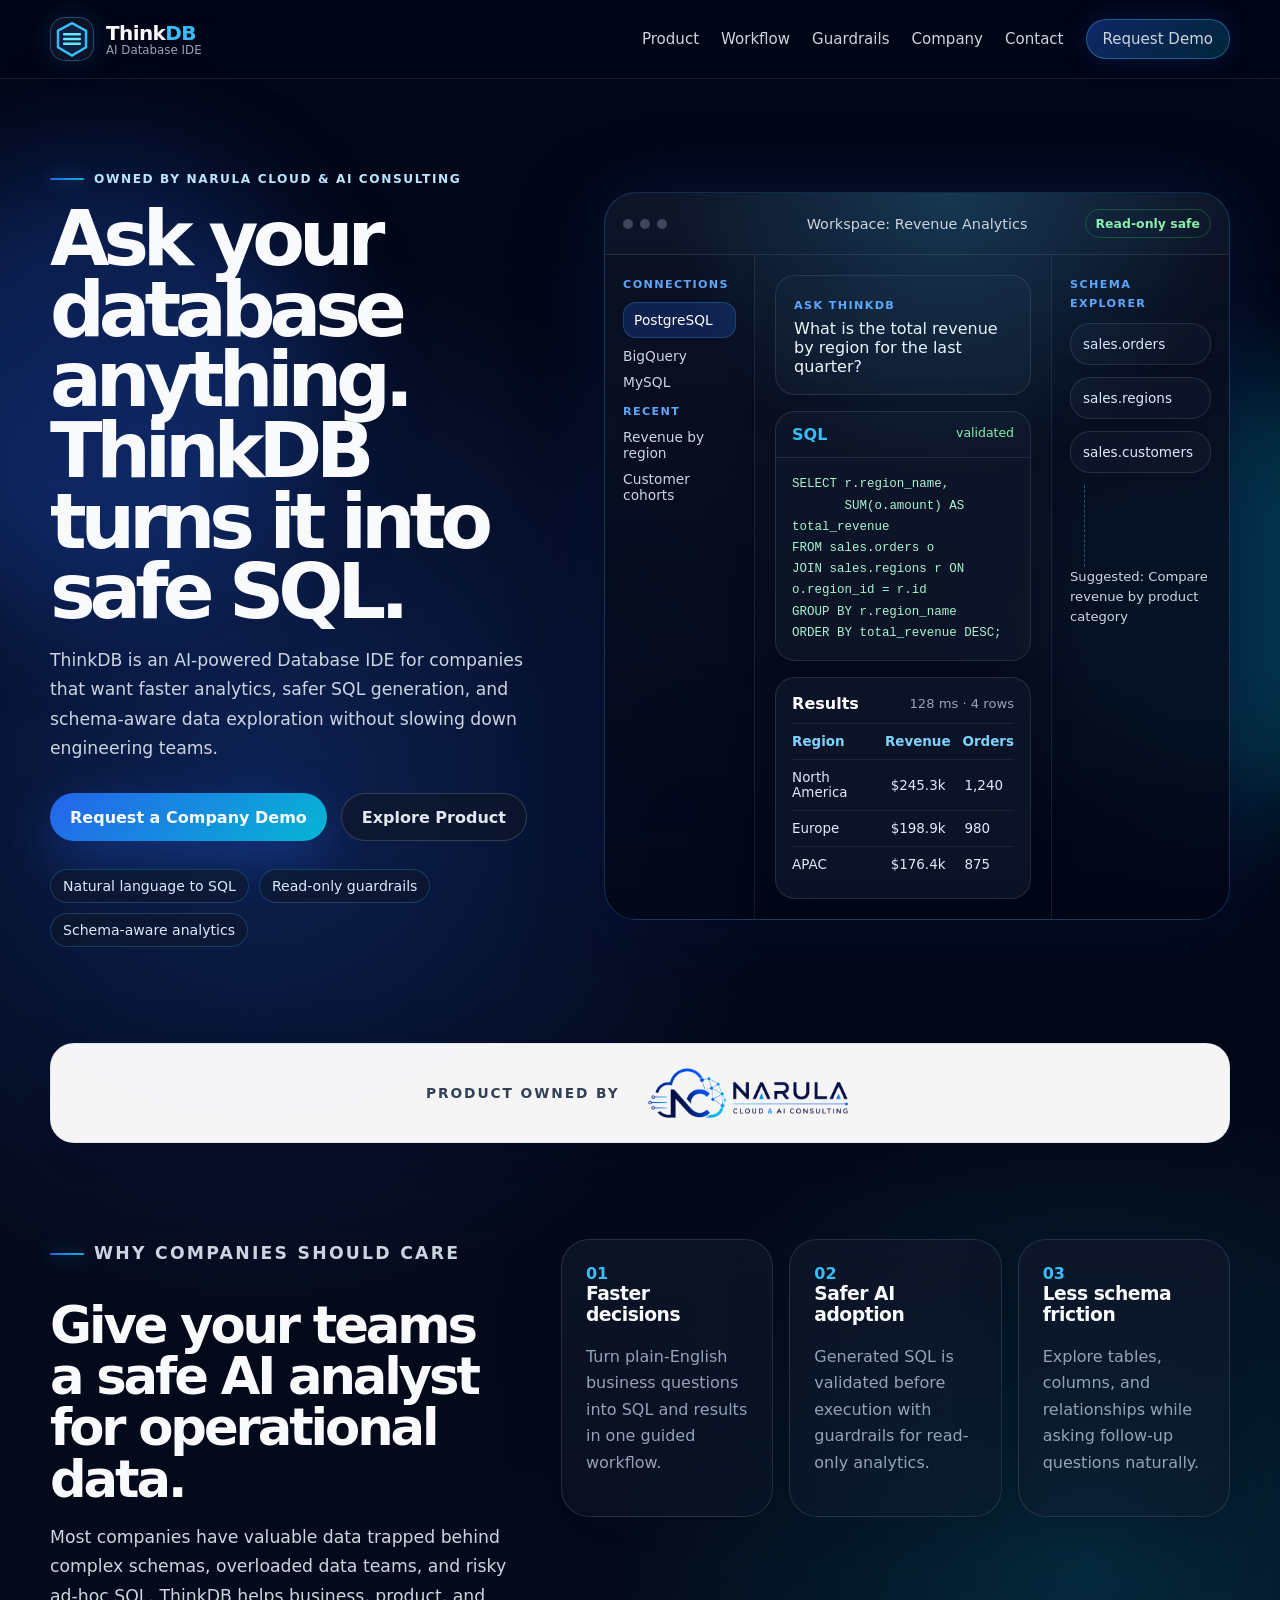
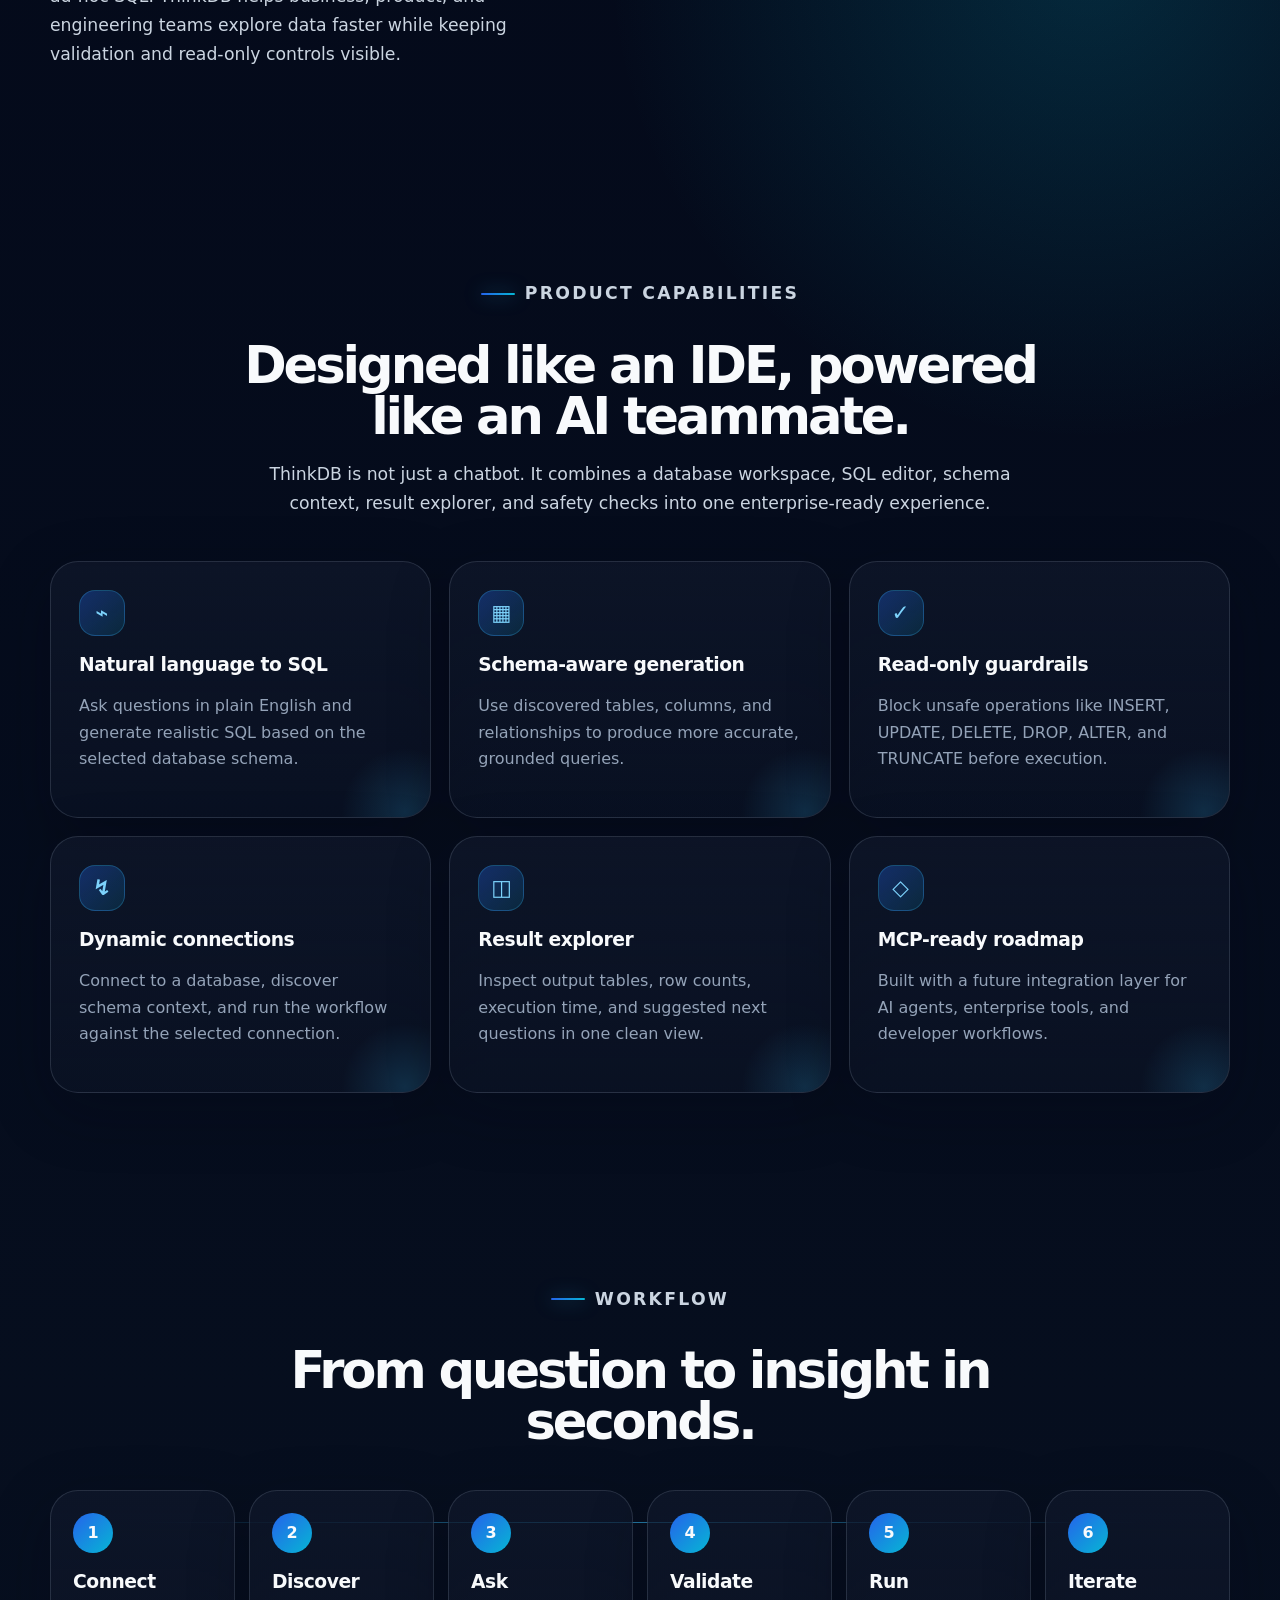
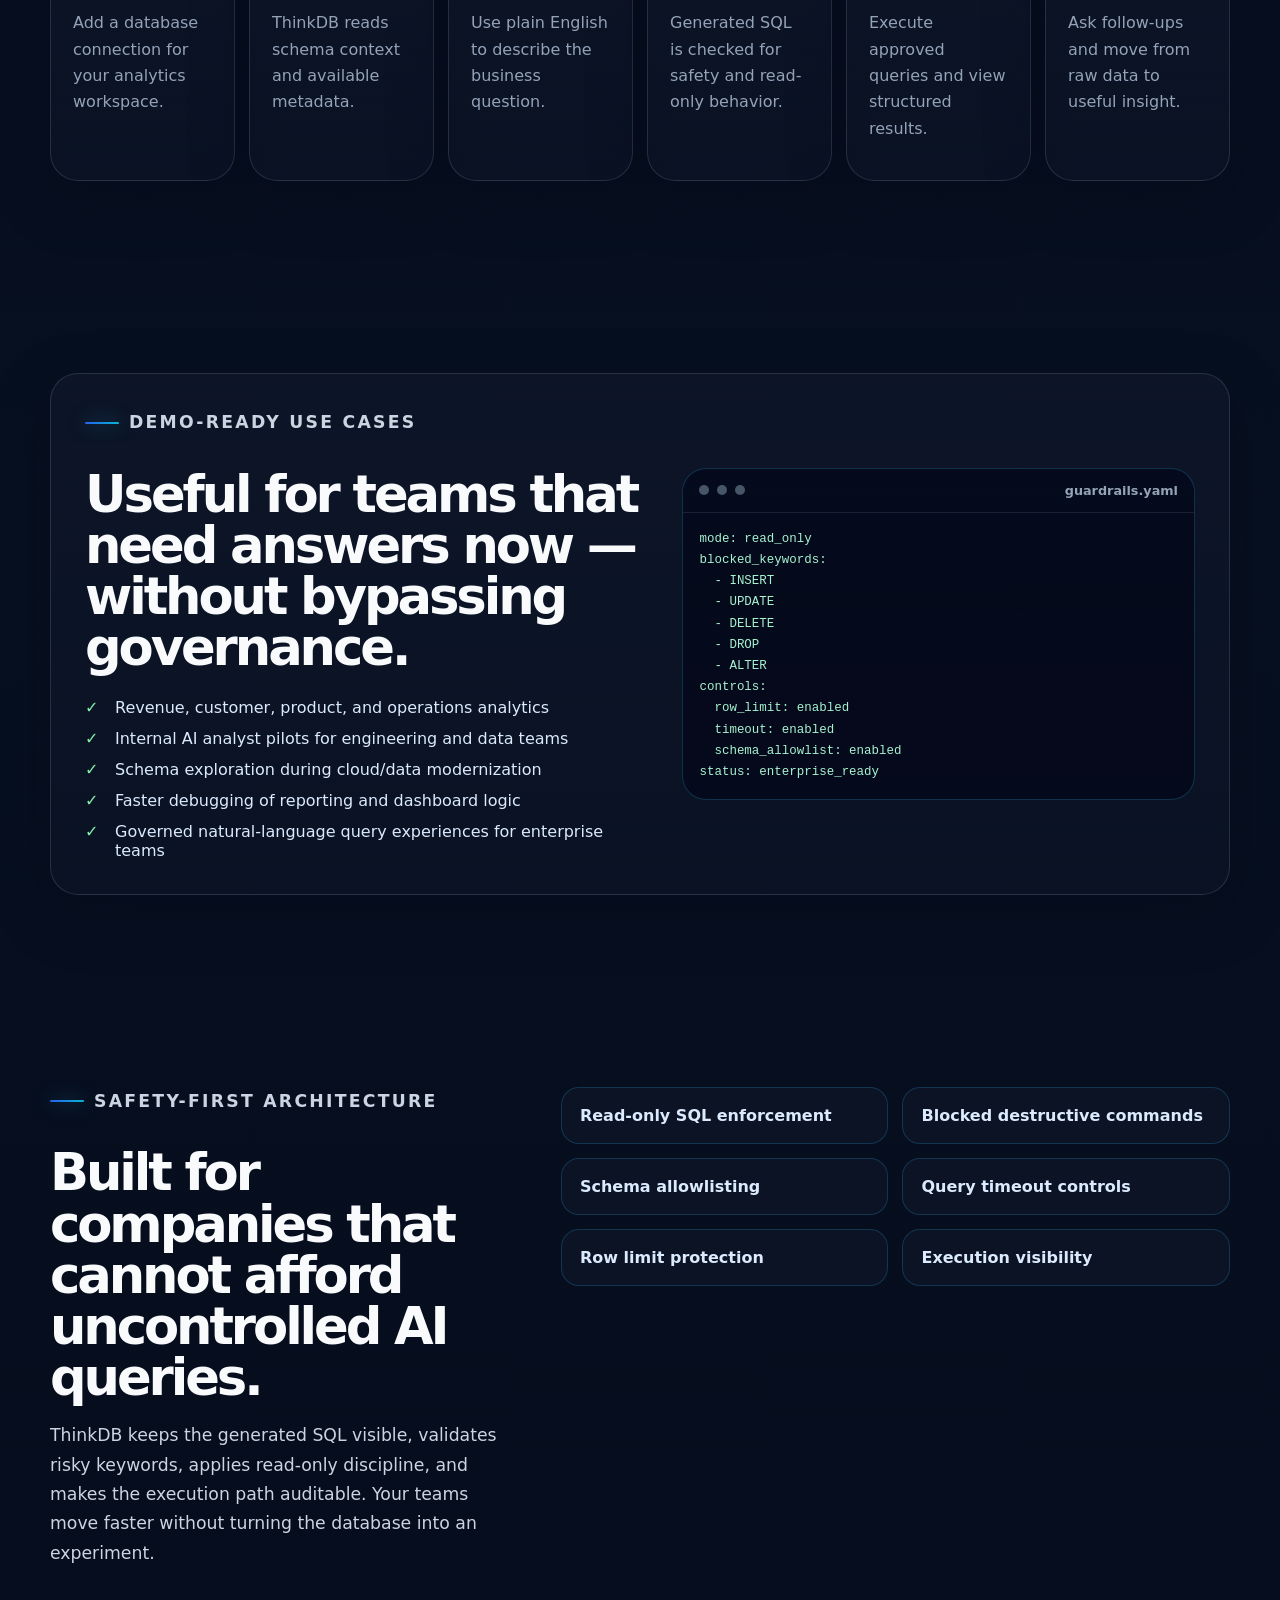
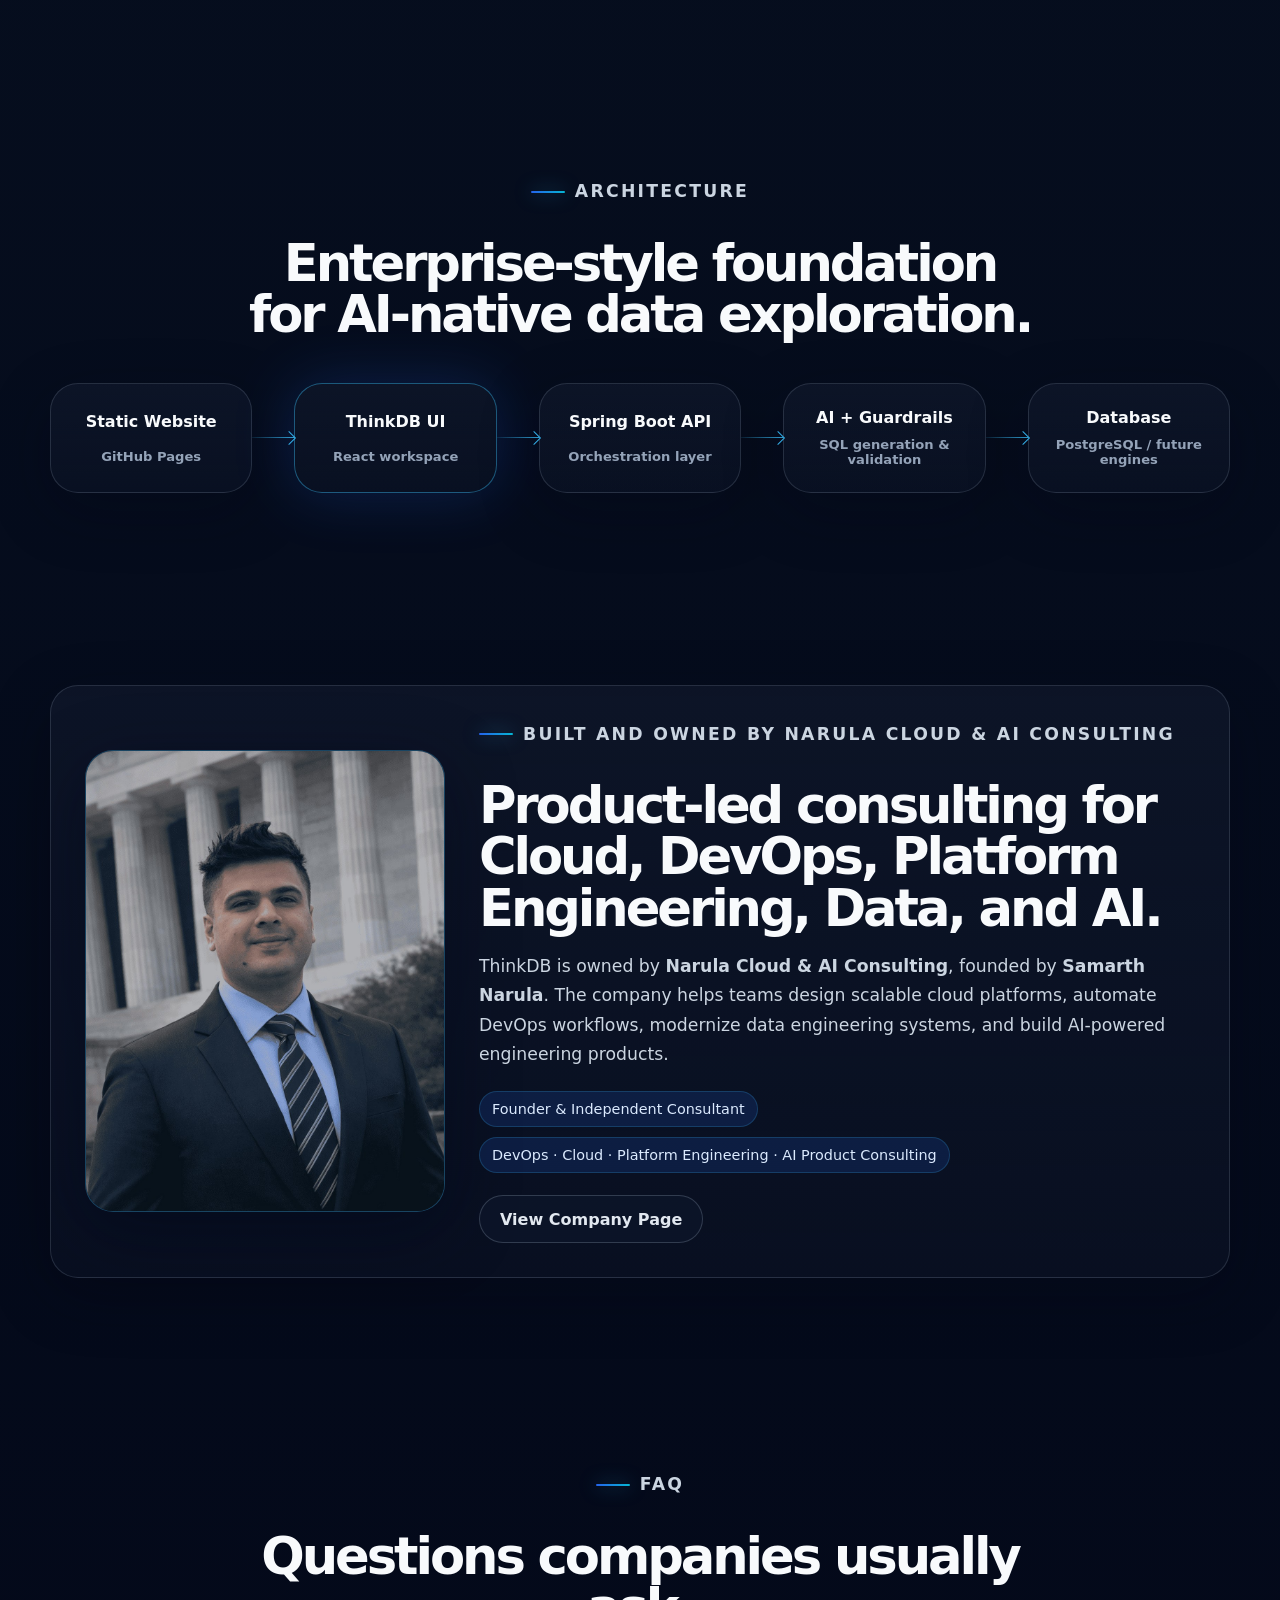
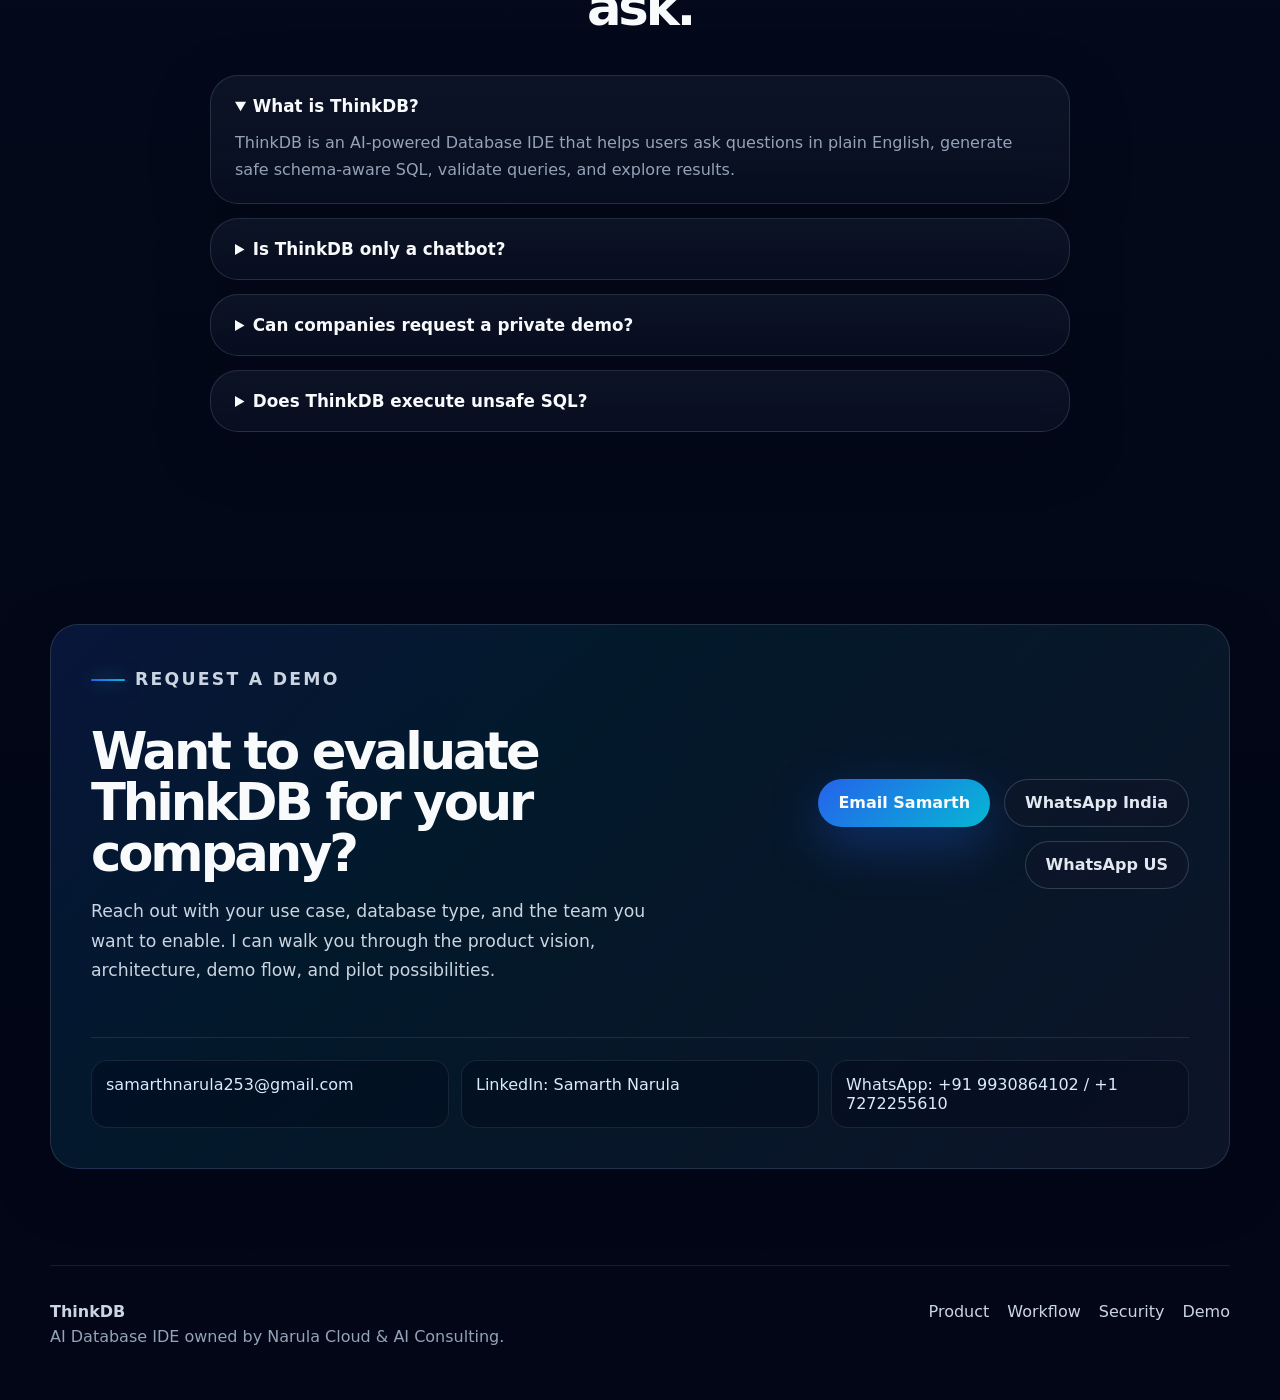
<file: index.html>
<!doctype html>
<html lang="en">
<head>
  <meta charset="utf-8" />
  <meta name="viewport" content="width=device-width, initial-scale=1" />
  <title>ThinkDB — AI Database IDE by Narula Cloud & AI Consulting</title>
  <meta name="description" content="ThinkDB is an AI-powered Database IDE that helps teams ask questions in plain English, generate safe schema-aware SQL, validate guardrails, and explore results faster." />
  <meta name="theme-color" content="#020617" />
  <meta property="og:title" content="ThinkDB — AI Database IDE" />
  <meta property="og:description" content="Natural language to safe, schema-aware SQL for enterprise data teams." />
  <meta property="og:type" content="website" />
  <link rel="icon" href="data:image/svg+xml,%3Csvg xmlns='http://www.w3.org/2000/svg' viewBox='0 0 64 64'%3E%3Cdefs%3E%3ClinearGradient id='g' x1='0' x2='1' y1='0' y2='1'%3E%3Cstop stop-color='%2338BDF8'/%3E%3Cstop offset='1' stop-color='%232563EB'/%3E%3C/linearGradient%3E%3C/defs%3E%3Crect width='64' height='64' rx='16' fill='%23020617'/%3E%3Cpath d='M16 20l16-9 16 9v19L32 53 16 39V20z' fill='none' stroke='url(%23g)' stroke-width='4'/%3E%3Cpath d='M22 24h20M22 32h20M22 40h20' stroke='%2306B6D4' stroke-width='4' stroke-linecap='round'/%3E%3C/svg%3E" />
  <link rel="stylesheet" href="./styles.css" />
</head>
<body>
  <div class="site-shell">
    <div class="ambient ambient-one"></div>
    <div class="ambient ambient-two"></div>
    <div class="grid-overlay"></div>

    <header class="nav-wrap" id="top">
      <nav class="navbar" aria-label="Primary navigation">
        <a class="brand" href="#top" aria-label="ThinkDB home">
          <span class="brand-mark" aria-hidden="true">
            <svg viewBox="0 0 48 48" role="img">
              <defs>
                <linearGradient id="logoGradient" x1="4" y1="4" x2="44" y2="44">
                  <stop stop-color="#38BDF8" />
                  <stop offset="1" stop-color="#2563EB" />
                </linearGradient>
              </defs>
              <path d="M8 14.5 24 6l16 8.5v19L24 43 8 33.5v-19Z" fill="rgba(37,99,235,.14)" stroke="url(#logoGradient)" stroke-width="2.8" />
              <path d="M15 18.5h18M15 24h18M15 29.5h18" stroke="#67E8F9" stroke-width="2.8" stroke-linecap="round" />
            </svg>
          </span>
          <span>
            <strong>Think<span>DB</span></strong>
            <small>AI Database IDE</small>
          </span>
        </a>

        <button class="nav-toggle" aria-label="Toggle menu" aria-expanded="false">
          <span></span><span></span><span></span>
        </button>

        <div class="nav-links">
          <a href="#product">Product</a>
          <a href="#workflow">Workflow</a>
          <a href="#security">Guardrails</a>
          <a href="#consulting">Company</a>
          <a href="#contact">Contact</a>
          <a class="nav-cta" href="mailto:samarthnarula253@gmail.com?subject=ThinkDB%20Demo%20Request&body=Hi%20Samarth%2C%0A%0AI%20would%20like%20to%20see%20a%20ThinkDB%20demo%20for%20my%20company.%0A%0ACompany%3A%0AUse%20case%3A%0APreferred%20time%3A">Request Demo</a>
        </div>
      </nav>
    </header>

    <main>
      <section class="hero section-pad">
        <div class="hero-copy reveal">
          <div class="eyebrow"><span></span> Owned by Narula Cloud &amp; AI Consulting</div>
          <h1>Ask your database anything. ThinkDB turns it into safe SQL.</h1>
          <p class="hero-subtitle">ThinkDB is an AI-powered Database IDE for companies that want faster analytics, safer SQL generation, and schema-aware data exploration without slowing down engineering teams.</p>
          <div class="hero-actions">
            <a class="btn primary" href="mailto:samarthnarula253@gmail.com?subject=ThinkDB%20Demo%20Request&body=Hi%20Samarth%2C%0A%0AI%20would%20like%20to%20see%20a%20ThinkDB%20demo.%0A%0ACompany%3A%0AUse%20case%3A%0A">Request a Company Demo</a>
            <a class="btn secondary" href="#product">Explore Product</a>
          </div>
          <div class="hero-proof" aria-label="ThinkDB capabilities">
            <span>Natural language to SQL</span>
            <span>Read-only guardrails</span>
            <span>Schema-aware analytics</span>
          </div>
        </div>

        <div class="hero-visual reveal delay-1" aria-label="ThinkDB product mockup">
          <div class="product-frame">
            <div class="frame-topbar">
              <div><span></span><span></span><span></span></div>
              <p>Workspace: Revenue Analytics</p>
              <strong>Read-only safe</strong>
            </div>
            <div class="mock-grid">
              <aside class="mock-sidebar">
                <small>Connections</small>
                <p class="active">PostgreSQL</p>
                <p>BigQuery</p>
                <p>MySQL</p>
                <small>Recent</small>
                <p>Revenue by region</p>
                <p>Customer cohorts</p>
              </aside>
              <div class="mock-main">
                <div class="question-card">
                  <small>Ask ThinkDB</small>
                  <p>What is the total revenue by region for the last quarter?</p>
                </div>
                <div class="sql-card">
                  <div><span>SQL</span><em>validated</em></div>
<pre>SELECT r.region_name,
       SUM(o.amount) AS total_revenue
FROM sales.orders o
JOIN sales.regions r ON o.region_id = r.id
GROUP BY r.region_name
ORDER BY total_revenue DESC;</pre>
                </div>
                <div class="result-card">
                  <div class="result-head"><strong>Results</strong><span>128 ms · 4 rows</span></div>
                  <div class="table-row header"><span>Region</span><span>Revenue</span><span>Orders</span></div>
                  <div class="table-row"><span>North America</span><span>$245.3k</span><span>1,240</span></div>
                  <div class="table-row"><span>Europe</span><span>$198.9k</span><span>980</span></div>
                  <div class="table-row"><span>APAC</span><span>$176.4k</span><span>875</span></div>
                </div>
              </div>
              <aside class="mock-schema">
                <small>Schema Explorer</small>
                <div class="schema-box">sales.orders</div>
                <div class="schema-box">sales.regions</div>
                <div class="schema-box">sales.customers</div>
                <div class="schema-line"></div>
                <p>Suggested: Compare revenue by product category</p>
              </aside>
            </div>
          </div>
        </div>
      </section>

      <section class="logo-bar reveal" aria-label="Company ownership">
        <span>Product owned by</span>
        <a href="https://www.linkedin.com/company/narula-cloud-ai-consulting/?viewAsMember=true" target="_blank" rel="noopener">
          <img src="./assets/narula-logo-transparent.png" alt="Narula Cloud & AI Consulting logo" />
        </a>
      </section>

      <section class="section section-pad split" id="product">
        <div class="section-copy reveal">
          <p class="section-kicker">Why companies should care</p>
          <h2>Give your teams a safe AI analyst for operational data.</h2>
          <p>Most companies have valuable data trapped behind complex schemas, overloaded data teams, and risky ad-hoc SQL. ThinkDB helps business, product, and engineering teams explore data faster while keeping validation and read-only controls visible.</p>
        </div>
        <div class="pain-grid reveal delay-1">
          <article>
            <span>01</span>
            <h3>Faster decisions</h3>
            <p>Turn plain-English business questions into SQL and results in one guided workflow.</p>
          </article>
          <article>
            <span>02</span>
            <h3>Safer AI adoption</h3>
            <p>Generated SQL is validated before execution with guardrails for read-only analytics.</p>
          </article>
          <article>
            <span>03</span>
            <h3>Less schema friction</h3>
            <p>Explore tables, columns, and relationships while asking follow-up questions naturally.</p>
          </article>
        </div>
      </section>

      <section class="section-pad feature-section">
        <div class="center-copy reveal">
          <p class="section-kicker">Product capabilities</p>
          <h2>Designed like an IDE, powered like an AI teammate.</h2>
          <p>ThinkDB is not just a chatbot. It combines a database workspace, SQL editor, schema context, result explorer, and safety checks into one enterprise-ready experience.</p>
        </div>
        <div class="feature-grid">
          <article class="feature-card reveal">
            <div class="icon">⌁</div>
            <h3>Natural language to SQL</h3>
            <p>Ask questions in plain English and generate realistic SQL based on the selected database schema.</p>
          </article>
          <article class="feature-card reveal delay-1">
            <div class="icon">▦</div>
            <h3>Schema-aware generation</h3>
            <p>Use discovered tables, columns, and relationships to produce more accurate, grounded queries.</p>
          </article>
          <article class="feature-card reveal delay-2">
            <div class="icon">✓</div>
            <h3>Read-only guardrails</h3>
            <p>Block unsafe operations like INSERT, UPDATE, DELETE, DROP, ALTER, and TRUNCATE before execution.</p>
          </article>
          <article class="feature-card reveal">
            <div class="icon">↯</div>
            <h3>Dynamic connections</h3>
            <p>Connect to a database, discover schema context, and run the workflow against the selected connection.</p>
          </article>
          <article class="feature-card reveal delay-1">
            <div class="icon">◫</div>
            <h3>Result explorer</h3>
            <p>Inspect output tables, row counts, execution time, and suggested next questions in one clean view.</p>
          </article>
          <article class="feature-card reveal delay-2">
            <div class="icon">◇</div>
            <h3>MCP-ready roadmap</h3>
            <p>Built with a future integration layer for AI agents, enterprise tools, and developer workflows.</p>
          </article>
        </div>
      </section>

      <section class="section-pad workflow-section" id="workflow">
        <div class="center-copy reveal">
          <p class="section-kicker">Workflow</p>
          <h2>From question to insight in seconds.</h2>
        </div>
        <div class="workflow">
          <div class="step reveal"><span>1</span><h3>Connect</h3><p>Add a database connection for your analytics workspace.</p></div>
          <div class="step reveal delay-1"><span>2</span><h3>Discover</h3><p>ThinkDB reads schema context and available metadata.</p></div>
          <div class="step reveal delay-2"><span>3</span><h3>Ask</h3><p>Use plain English to describe the business question.</p></div>
          <div class="step reveal"><span>4</span><h3>Validate</h3><p>Generated SQL is checked for safety and read-only behavior.</p></div>
          <div class="step reveal delay-1"><span>5</span><h3>Run</h3><p>Execute approved queries and view structured results.</p></div>
          <div class="step reveal delay-2"><span>6</span><h3>Iterate</h3><p>Ask follow-ups and move from raw data to useful insight.</p></div>
        </div>
      </section>

      <section class="section-pad demo-section">
        <div class="demo-card reveal">
          <div class="demo-copy">
            <p class="section-kicker">Demo-ready use cases</p>
            <h2>Useful for teams that need answers now — without bypassing governance.</h2>
            <ul class="check-list">
              <li>Revenue, customer, product, and operations analytics</li>
              <li>Internal AI analyst pilots for engineering and data teams</li>
              <li>Schema exploration during cloud/data modernization</li>
              <li>Faster debugging of reporting and dashboard logic</li>
              <li>Governed natural-language query experiences for enterprise teams</li>
            </ul>
          </div>
          <div class="code-window">
            <div class="code-head"><span></span><span></span><span></span><strong>guardrails.yaml</strong></div>
<pre>mode: read_only
blocked_keywords:
  - INSERT
  - UPDATE
  - DELETE
  - DROP
  - ALTER
controls:
  row_limit: enabled
  timeout: enabled
  schema_allowlist: enabled
status: enterprise_ready</pre>
          </div>
        </div>
      </section>

      <section class="section-pad security" id="security">
        <div class="section-copy reveal">
          <p class="section-kicker">Safety-first architecture</p>
          <h2>Built for companies that cannot afford uncontrolled AI queries.</h2>
          <p>ThinkDB keeps the generated SQL visible, validates risky keywords, applies read-only discipline, and makes the execution path auditable. Your teams move faster without turning the database into an experiment.</p>
        </div>
        <div class="security-grid reveal delay-1">
          <div>Read-only SQL enforcement</div>
          <div>Blocked destructive commands</div>
          <div>Schema allowlisting</div>
          <div>Query timeout controls</div>
          <div>Row limit protection</div>
          <div>Execution visibility</div>
        </div>
      </section>

      <section class="section-pad architecture">
        <div class="center-copy reveal">
          <p class="section-kicker">Architecture</p>
          <h2>Enterprise-style foundation for AI-native data exploration.</h2>
        </div>
        <div class="arch-map reveal delay-1" aria-label="ThinkDB architecture diagram">
          <div class="arch-node">Static Website<br><span>GitHub Pages</span></div>
          <div class="arch-arrow"></div>
          <div class="arch-node highlight">ThinkDB UI<br><span>React workspace</span></div>
          <div class="arch-arrow"></div>
          <div class="arch-node">Spring Boot API<br><span>Orchestration layer</span></div>
          <div class="arch-arrow"></div>
          <div class="arch-node">AI + Guardrails<br><span>SQL generation & validation</span></div>
          <div class="arch-arrow"></div>
          <div class="arch-node">Database<br><span>PostgreSQL / future engines</span></div>
        </div>
      </section>

      <section class="section-pad consulting" id="consulting">
        <div class="founder-card reveal">
          <div class="founder-photo-wrap">
            <img src="./assets/samarth-narula-founder.jpg" alt="Samarth Narula, Founder of Narula Cloud & AI Consulting" />
          </div>
          <div class="founder-copy">
            <p class="section-kicker">Built and owned by Narula Cloud &amp; AI Consulting</p>
            <h2>Product-led consulting for Cloud, DevOps, Platform Engineering, Data, and AI.</h2>
            <p>ThinkDB is owned by <strong>Narula Cloud &amp; AI Consulting</strong>, founded by <strong>Samarth Narula</strong>. The company helps teams design scalable cloud platforms, automate DevOps workflows, modernize data engineering systems, and build AI-powered engineering products.</p>
            <div class="founder-meta">
              <span>Founder &amp; Independent Consultant</span>
              <span>DevOps · Cloud · Platform Engineering · AI Product Consulting</span>
            </div>
            <a class="btn secondary" href="https://www.linkedin.com/company/narula-cloud-ai-consulting/?viewAsMember=true" target="_blank" rel="noopener">View Company Page</a>
          </div>
        </div>
      </section>

      <section class="section-pad faq">
        <div class="center-copy reveal">
          <p class="section-kicker">FAQ</p>
          <h2>Questions companies usually ask.</h2>
        </div>
        <div class="faq-list reveal delay-1">
          <details open>
            <summary>What is ThinkDB?</summary>
            <p>ThinkDB is an AI-powered Database IDE that helps users ask questions in plain English, generate safe schema-aware SQL, validate queries, and explore results.</p>
          </details>
          <details>
            <summary>Is ThinkDB only a chatbot?</summary>
            <p>No. ThinkDB is designed as a database workspace with schema explorer, SQL editor, result table, validation status, query history, and follow-up suggestions.</p>
          </details>
          <details>
            <summary>Can companies request a private demo?</summary>
            <p>Yes. Companies can contact Samarth Narula directly to see a walkthrough and discuss a pilot use case.</p>
          </details>
          <details>
            <summary>Does ThinkDB execute unsafe SQL?</summary>
            <p>The product is designed around read-only execution and validation controls that block destructive SQL operations before execution.</p>
          </details>
        </div>
      </section>

      <section class="section-pad contact-section" id="contact">
        <div class="contact-card reveal">
          <div>
            <p class="section-kicker">Request a demo</p>
            <h2>Want to evaluate ThinkDB for your company?</h2>
            <p>Reach out with your use case, database type, and the team you want to enable. I can walk you through the product vision, architecture, demo flow, and pilot possibilities.</p>
          </div>
          <div class="contact-actions">
            <a class="btn primary" href="mailto:samarthnarula253@gmail.com?subject=ThinkDB%20Demo%20Request&body=Hi%20Samarth%2C%0A%0AI%20would%20like%20to%20evaluate%20ThinkDB%20for%20our%20company.%0A%0ACompany%3A%0ADatabase%20type%3A%0AUse%20case%3A%0APreferred%20demo%20time%3A">Email Samarth</a>
            <a class="btn secondary" href="https://wa.me/919930864102?text=Hi%20Samarth%2C%20I%20would%20like%20to%20see%20a%20ThinkDB%20demo." target="_blank" rel="noopener">WhatsApp India</a>
            <a class="btn secondary" href="https://wa.me/17272255610?text=Hi%20Samarth%2C%20I%20would%20like%20to%20see%20a%20ThinkDB%20demo." target="_blank" rel="noopener">WhatsApp US</a>
          </div>
          <div class="contact-grid">
            <a href="mailto:samarthnarula253@gmail.com">samarthnarula253@gmail.com</a>
            <a href="https://www.linkedin.com/in/samarth-narula/" target="_blank" rel="noopener">LinkedIn: Samarth Narula</a>
            <span>WhatsApp: +91 9930864102 / +1 7272255610</span>
          </div>
        </div>
      </section>
    </main>

    <footer class="footer">
      <div>
        <strong>ThinkDB</strong>
        <p>AI Database IDE owned by Narula Cloud &amp; AI Consulting.</p>
      </div>
      <div class="footer-links">
        <a href="#product">Product</a>
        <a href="#workflow">Workflow</a>
        <a href="#security">Security</a>
        <a href="#contact">Demo</a>
      </div>
    </footer>
  </div>
  <script src="./script.js"></script>
</body>
</html>
</file>
<file: styles.css>
:root {
  --bg: #020617;
  --bg-2: #08111f;
  --panel: rgba(15, 23, 42, 0.72);
  --panel-strong: rgba(15, 23, 42, 0.92);
  --line: rgba(148, 163, 184, 0.22);
  --line-strong: rgba(56, 189, 248, 0.38);
  --text: #f8fafc;
  --muted: #94a3b8;
  --blue: #2563eb;
  --cyan: #06b6d4;
  --sky: #38bdf8;
  --green: #22c55e;
  --danger: #ef4444;
  --shadow: 0 24px 80px rgba(2, 6, 23, 0.72);
  --radius: 28px;
}

* { box-sizing: border-box; }
html { scroll-behavior: smooth; }
body {
  margin: 0;
  font-family: Inter, ui-sans-serif, system-ui, -apple-system, BlinkMacSystemFont, "Segoe UI", sans-serif;
  color: var(--text);
  background: var(--bg);
  overflow-x: hidden;
}
a { color: inherit; text-decoration: none; }
img { max-width: 100%; display: block; }

.site-shell {
  position: relative;
  min-height: 100vh;
  background:
    radial-gradient(circle at 20% 10%, rgba(37, 99, 235, .28), transparent 34rem),
    radial-gradient(circle at 85% 20%, rgba(6, 182, 212, .18), transparent 30rem),
    linear-gradient(180deg, #020617 0%, #071020 48%, #020617 100%);
}
.grid-overlay {
  position: fixed;
  inset: 0;
  pointer-events: none;
  opacity: .18;
  background-image:
    linear-gradient(rgba(148, 163, 184, .13) 1px, transparent 1px),
    linear-gradient(90deg, rgba(148, 163, 184, .13) 1px, transparent 1px);
  background-size: 44px 44px;
  mask-image: linear-gradient(to bottom, black, transparent 86%);
  z-index: 0;
}
.ambient {
  position: fixed;
  border-radius: 999px;
  filter: blur(60px);
  opacity: .28;
  pointer-events: none;
  z-index: 0;
  animation: float 10s ease-in-out infinite;
}
.ambient-one { width: 28rem; height: 28rem; left: -8rem; top: 10rem; background: #2563eb; }
.ambient-two { width: 26rem; height: 26rem; right: -10rem; top: 24rem; background: #06b6d4; animation-delay: -4s; }
@keyframes float { 50% { transform: translate3d(18px, -24px, 0) scale(1.06); } }

.nav-wrap {
  position: sticky;
  top: 0;
  z-index: 20;
  backdrop-filter: blur(18px);
  background: rgba(2, 6, 23, .66);
  border-bottom: 1px solid rgba(148, 163, 184, .14);
}
.navbar {
  width: min(1180px, calc(100% - 32px));
  margin: 0 auto;
  min-height: 78px;
  display: flex;
  align-items: center;
  justify-content: space-between;
  gap: 24px;
}
.brand { display: flex; gap: 12px; align-items: center; }
.brand-mark {
  width: 44px; height: 44px;
  display: grid; place-items: center;
  border: 1px solid rgba(56, 189, 248, .35);
  border-radius: 15px;
  background: rgba(15, 23, 42, .85);
  box-shadow: 0 0 30px rgba(56, 189, 248, .15);
}
.brand strong { font-size: 1.25rem; letter-spacing: -.03em; display: block; }
.brand strong span { color: var(--sky); }
.brand small { color: var(--muted); font-size: .74rem; display: block; margin-top: -2px; }
.nav-links { display: flex; align-items: center; gap: 22px; color: #cbd5e1; font-size: .94rem; }
.nav-links a:not(.nav-cta):hover { color: white; }
.nav-cta {
  padding: 10px 16px;
  border: 1px solid rgba(56, 189, 248, .38);
  border-radius: 999px;
  background: linear-gradient(135deg, rgba(37, 99, 235, .38), rgba(6, 182, 212, .18));
  box-shadow: 0 0 28px rgba(37, 99, 235, .18);
}
.nav-toggle { display: none; background: transparent; border: 0; padding: 8px; }
.nav-toggle span { display: block; width: 24px; height: 2px; background: white; margin: 5px 0; }

.section-pad { width: min(1180px, calc(100% - 32px)); margin: 0 auto; padding: 96px 0; position: relative; z-index: 1; }
.hero {
  display: grid;
  grid-template-columns: minmax(0, .9fr) minmax(520px, 1.1fr);
  gap: 42px;
  align-items: center;
  padding-top: 86px;
}
.eyebrow, .section-kicker {
  display: inline-flex;
  align-items: center;
  gap: 10px;
  color: #bae6fd;
  font-weight: 700;
  text-transform: uppercase;
  letter-spacing: .13em;
  font-size: .76rem;
}
.eyebrow span, .section-kicker::before {
  content: "";
  width: 34px;
  height: 2px;
  border-radius: 999px;
  background: linear-gradient(90deg, var(--blue), var(--cyan));
  box-shadow: 0 0 18px rgba(56, 189, 248, .6);
}
h1, h2, h3, p { margin-top: 0; }
h1 {
  margin: 18px 0 18px;
  font-size: clamp(3rem, 6vw, 5.8rem);
  line-height: .92;
  letter-spacing: -.08em;
  max-width: 780px;
}
h2 {
  font-size: clamp(2rem, 4vw, 3.55rem);
  line-height: 1;
  letter-spacing: -.06em;
  margin: 14px 0 18px;
}
h3 { letter-spacing: -.025em; }
.hero-subtitle, .section-copy p, .center-copy p, .contact-card p, .founder-copy p, .demo-copy p {
  color: #cbd5e1;
  font-size: 1.08rem;
  line-height: 1.7;
}
.hero-actions, .contact-actions { display: flex; flex-wrap: wrap; gap: 14px; margin-top: 30px; }
.btn {
  display: inline-flex; align-items: center; justify-content: center;
  min-height: 48px;
  padding: 0 20px;
  border-radius: 999px;
  font-weight: 800;
  transition: transform .2s ease, border-color .2s ease, box-shadow .2s ease;
}
.btn:hover { transform: translateY(-2px); }
.btn.primary {
  background: linear-gradient(135deg, var(--blue), var(--cyan));
  box-shadow: 0 18px 50px rgba(37, 99, 235, .34);
}
.btn.secondary {
  background: rgba(15, 23, 42, .72);
  border: 1px solid rgba(148, 163, 184, .28);
  color: #e2e8f0;
}
.hero-proof { display: flex; flex-wrap: wrap; gap: 10px; margin-top: 28px; }
.hero-proof span {
  color: #dbeafe;
  font-size: .88rem;
  padding: 8px 12px;
  border: 1px solid rgba(56, 189, 248, .24);
  border-radius: 999px;
  background: rgba(15, 23, 42, .58);
}

.product-frame {
  border: 1px solid rgba(56, 189, 248, .22);
  border-radius: 32px;
  background: linear-gradient(180deg, rgba(15, 23, 42, .92), rgba(2, 6, 23, .72));
  box-shadow: var(--shadow), 0 0 80px rgba(37, 99, 235, .18);
  overflow: hidden;
  position: relative;
}
.product-frame::before {
  content: "";
  position: absolute;
  inset: 0;
  background: radial-gradient(circle at 55% 0%, rgba(56, 189, 248, .2), transparent 35%);
  pointer-events: none;
}
.frame-topbar {
  position: relative;
  display: grid;
  grid-template-columns: 1fr auto 1fr;
  align-items: center;
  gap: 12px;
  padding: 16px 18px;
  border-bottom: 1px solid rgba(148, 163, 184, .16);
}
.frame-topbar div { display: flex; gap: 7px; }
.frame-topbar span { width: 10px; height: 10px; border-radius: 50%; background: rgba(148, 163, 184, .36); }
.frame-topbar p { margin: 0; color: #cbd5e1; font-size: .9rem; }
.frame-topbar strong { justify-self: end; color: #86efac; font-size: .78rem; border: 1px solid rgba(34, 197, 94, .32); border-radius: 999px; padding: 6px 10px; }
.mock-grid { display: grid; grid-template-columns: 150px 1fr 178px; min-height: 570px; }
.mock-sidebar, .mock-schema { padding: 18px; border-right: 1px solid rgba(148, 163, 184, .14); background: rgba(2, 6, 23, .22); }
.mock-schema { border-right: 0; border-left: 1px solid rgba(148, 163, 184, .14); }
.mock-sidebar small, .mock-schema small, .question-card small {
  color: #60a5fa; font-size: .7rem; text-transform: uppercase; letter-spacing: .12em; font-weight: 800;
}
.mock-sidebar p { color: #cbd5e1; margin: 10px 0; font-size: .86rem; }
.mock-sidebar .active { color: white; background: rgba(37,99,235,.22); padding: 9px 10px; border-radius: 13px; border: 1px solid rgba(56,189,248,.22); }
.mock-main { padding: 20px; display: grid; gap: 16px; align-content: start; }
.question-card, .sql-card, .result-card, .schema-box {
  background: rgba(15, 23, 42, .82);
  border: 1px solid rgba(148, 163, 184, .18);
  border-radius: 20px;
  box-shadow: 0 12px 40px rgba(2, 6, 23, .25);
}
.question-card { padding: 18px; }
.question-card p { margin: 6px 0 0; font-size: 1rem; }
.sql-card { overflow: hidden; }
.sql-card > div { display: flex; justify-content: space-between; padding: 13px 16px; border-bottom: 1px solid rgba(148, 163, 184, .14); }
.sql-card span { color: var(--sky); font-weight: 900; }
.sql-card em { color: #86efac; font-style: normal; font-size: .78rem; }
pre {
  margin: 0;
  white-space: pre-wrap;
  font: 500 .78rem/1.7 "SFMono-Regular", Consolas, monospace;
  color: #a7f3d0;
  padding: 16px;
}
.result-card { padding: 16px; }
.result-head, .table-row { display: grid; grid-template-columns: 1.4fr 1fr .8fr; gap: 12px; align-items: center; }
.result-head { margin-bottom: 10px; color: white; }
.result-head span { color: var(--muted); font-size: .82rem; justify-self: end; grid-column: span 2; }
.table-row { padding: 10px 0; border-top: 1px solid rgba(148, 163, 184, .11); color: #dbeafe; font-size: .84rem; }
.table-row.header { color: #7dd3fc; font-weight: 800; }
.schema-box { padding: 12px; margin: 12px 0; color: #dbeafe; font-size: .85rem; }
.schema-line { height: 82px; border-left: 1px dashed rgba(56, 189, 248, .42); margin-left: 14px; }
.mock-schema p { color: #cbd5e1; font-size: .82rem; line-height: 1.5; }

.logo-bar {
  width: min(1180px, calc(100% - 32px));
  margin: 0 auto;
  position: relative;
  z-index: 1;
  border: 1px solid rgba(148, 163, 184, .18);
  border-radius: 24px;
  background: rgba(255,255,255,.96);
  padding: 18px 26px;
  display: flex;
  align-items: center;
  justify-content: center;
  gap: 22px;
  box-shadow: 0 22px 60px rgba(2,6,23,.35);
}
.logo-bar span { color: #334155; font-size: .86rem; text-transform: uppercase; letter-spacing: .14em; font-weight: 900; }
.logo-bar img { max-height: 62px; width: auto; }

.split, .security { display: grid; grid-template-columns: .82fr 1.18fr; gap: 46px; align-items: start; }
.pain-grid { display: grid; grid-template-columns: repeat(3, 1fr); gap: 16px; }
.pain-grid article, .feature-card, .step, .contact-card, .founder-card, .demo-card, .faq-list details, .arch-node {
  border: 1px solid rgba(148, 163, 184, .2);
  background: linear-gradient(180deg, rgba(15, 23, 42, .76), rgba(15, 23, 42, .42));
  border-radius: var(--radius);
  box-shadow: 0 18px 60px rgba(2, 6, 23, .28);
}
.pain-grid article { padding: 24px; }
.pain-grid span { color: #38bdf8; font-weight: 900; }
.pain-grid p, .feature-card p, .step p, .faq-list p { color: var(--muted); line-height: 1.65; }
.center-copy { text-align: center; max-width: 800px; margin: 0 auto 42px; }
.center-copy .section-kicker { justify-content: center; }
.feature-grid { display: grid; grid-template-columns: repeat(3, 1fr); gap: 18px; }
.feature-card { padding: 28px; position: relative; overflow: hidden; }
.feature-card::after { content: ""; position: absolute; inset: auto -50px -70px auto; width: 150px; height: 150px; background: radial-gradient(circle, rgba(56,189,248,.17), transparent 60%); }
.icon {
  width: 46px; height: 46px; display: grid; place-items: center;
  border-radius: 16px;
  background: linear-gradient(135deg, rgba(37,99,235,.34), rgba(6,182,212,.13));
  border: 1px solid rgba(56,189,248,.26);
  color: #7dd3fc;
  font-size: 1.35rem;
  font-weight: 900;
  margin-bottom: 18px;
}

.workflow { display: grid; grid-template-columns: repeat(6, 1fr); gap: 14px; position: relative; }
.workflow::before { content: ""; position: absolute; top: 32px; left: 7%; right: 7%; height: 1px; background: linear-gradient(90deg, transparent, rgba(56,189,248,.65), transparent); }
.step { padding: 22px; position: relative; z-index: 1; }
.step span {
  width: 40px; height: 40px; display: grid; place-items: center;
  background: linear-gradient(135deg, var(--blue), var(--cyan));
  border-radius: 50%;
  font-weight: 900;
  margin-bottom: 18px;
}

.demo-card { display: grid; grid-template-columns: 1fr .9fr; gap: 28px; padding: 34px; align-items: center; }
.check-list { list-style: none; padding: 0; margin: 24px 0 0; display: grid; gap: 12px; color: #dbeafe; }
.check-list li { position: relative; padding-left: 30px; }
.check-list li::before { content: "✓"; position: absolute; left: 0; color: #86efac; font-weight: 900; }
.code-window { border-radius: 24px; overflow: hidden; border: 1px solid rgba(56,189,248,.22); background: rgba(2,6,23,.62); }
.code-head { display: flex; gap: 8px; align-items: center; padding: 14px 16px; border-bottom: 1px solid rgba(148,163,184,.15); color: #94a3b8; }
.code-head span { width: 10px; height: 10px; border-radius: 50%; background: #475569; }
.code-head strong { margin-left: auto; font-size: .8rem; }

.security-grid { display: grid; grid-template-columns: repeat(2, 1fr); gap: 14px; }
.security-grid div {
  padding: 18px;
  border-radius: 18px;
  border: 1px solid rgba(56,189,248,.2);
  background: rgba(15, 23, 42, .62);
  color: #dbeafe;
  font-weight: 800;
}
.arch-map { display: grid; grid-template-columns: 1fr 42px 1fr 42px 1fr 42px 1fr 42px 1fr; align-items: center; }
.arch-node { padding: 22px; text-align: center; font-weight: 900; min-height: 110px; display: grid; place-items: center; }
.arch-node span { display: block; color: var(--muted); font-size: .82rem; font-weight: 600; margin-top: 6px; }
.arch-node.highlight { border-color: rgba(56,189,248,.42); box-shadow: 0 0 60px rgba(37,99,235,.22); }
.arch-arrow { height: 1px; background: linear-gradient(90deg, rgba(56,189,248,.1), rgba(56,189,248,.8)); position: relative; }
.arch-arrow::after { content: ""; position: absolute; right: 0; top: -4px; width: 9px; height: 9px; border-top: 1px solid rgba(56,189,248,.9); border-right: 1px solid rgba(56,189,248,.9); transform: rotate(45deg); }

.founder-card { display: grid; grid-template-columns: 360px 1fr; gap: 34px; padding: 34px; align-items: center; }
.founder-photo-wrap { border-radius: 28px; overflow: hidden; border: 1px solid rgba(56,189,248,.28); background: rgba(15,23,42,.85); box-shadow: 0 20px 70px rgba(2,6,23,.46); }
.founder-photo-wrap img { width: 100%; height: 460px; object-fit: cover; object-position: center 18%; }
.founder-meta { display: flex; flex-wrap: wrap; gap: 10px; margin: 22px 0; }
.founder-meta span { padding: 9px 12px; border-radius: 999px; background: rgba(37,99,235,.16); border: 1px solid rgba(56,189,248,.2); color: #dbeafe; font-size: .9rem; }

.faq-list { display: grid; gap: 14px; max-width: 860px; margin: 0 auto; }
.faq-list details { padding: 20px 24px; }
.faq-list summary { cursor: pointer; font-weight: 900; font-size: 1.05rem; }
.faq-list p { margin: 14px 0 0; }
.contact-card { padding: 40px; background: linear-gradient(135deg, rgba(37,99,235,.16), rgba(6,182,212,.10) 35%, rgba(15,23,42,.86)); }
.contact-card { display: grid; grid-template-columns: 1.05fr .95fr; gap: 34px; align-items: center; }
.contact-actions { margin-top: 0; justify-content: flex-end; }
.contact-grid { grid-column: 1 / -1; display: grid; grid-template-columns: repeat(3, 1fr); gap: 12px; border-top: 1px solid rgba(148,163,184,.16); padding-top: 22px; }
.contact-grid a, .contact-grid span { color: #dbeafe; background: rgba(2,6,23,.35); padding: 14px; border-radius: 16px; border: 1px solid rgba(148,163,184,.14); }
.footer { width: min(1180px, calc(100% - 32px)); margin: 0 auto; padding: 36px 0 54px; display: flex; justify-content: space-between; gap: 24px; position: relative; z-index: 1; color: #cbd5e1; border-top: 1px solid rgba(148,163,184,.14); }
.footer p { color: var(--muted); margin: 6px 0 0; }
.footer-links { display: flex; gap: 18px; }
.footer-links a { color: #cbd5e1; }

.reveal { opacity: 0; transform: translateY(22px); transition: opacity .7s ease, transform .7s ease; }
.reveal.visible { opacity: 1; transform: translateY(0); }
.delay-1 { transition-delay: .1s; }
.delay-2 { transition-delay: .2s; }

@media (max-width: 1080px) {
  .hero, .split, .security, .demo-card, .founder-card, .contact-card { grid-template-columns: 1fr; }
  .hero { padding-top: 56px; }
  .hero-visual { overflow-x: auto; padding-bottom: 10px; }
  .product-frame { min-width: 760px; }
  .feature-grid { grid-template-columns: repeat(2, 1fr); }
  .workflow { grid-template-columns: repeat(3, 1fr); }
  .arch-map { grid-template-columns: 1fr; gap: 12px; }
  .arch-arrow { width: 1px; height: 32px; margin: 0 auto; background: linear-gradient(180deg, rgba(56,189,248,.1), rgba(56,189,248,.8)); }
  .arch-arrow::after { right: -4px; top: auto; bottom: 0; transform: rotate(135deg); }
  .contact-actions { justify-content: flex-start; }
  .contact-grid { grid-template-columns: 1fr; }
}
@media (max-width: 780px) {
  .nav-toggle { display: block; }
  .nav-links {
    position: absolute;
    left: 16px;
    right: 16px;
    top: 78px;
    display: none;
    flex-direction: column;
    align-items: stretch;
    padding: 18px;
    border: 1px solid rgba(148,163,184,.18);
    border-radius: 20px;
    background: rgba(2,6,23,.96);
  }
  .nav-links.open { display: flex; }
  .nav-cta { text-align: center; }
  .section-pad { padding: 72px 0; }
  h1 { font-size: clamp(2.7rem, 14vw, 4.4rem); }
  .feature-grid, .pain-grid, .workflow, .security-grid { grid-template-columns: 1fr; }
  .workflow::before { display: none; }
  .logo-bar { flex-direction: column; text-align: center; }
  .logo-bar img { max-height: 52px; }
  .founder-photo-wrap img { height: 420px; }
  .footer { flex-direction: column; }
  .footer-links { flex-wrap: wrap; }
}
@media (prefers-reduced-motion: reduce) {
  *, *::before, *::after { animation: none !important; transition: none !important; scroll-behavior: auto !important; }
  .reveal { opacity: 1; transform: none; }
}
</file>
